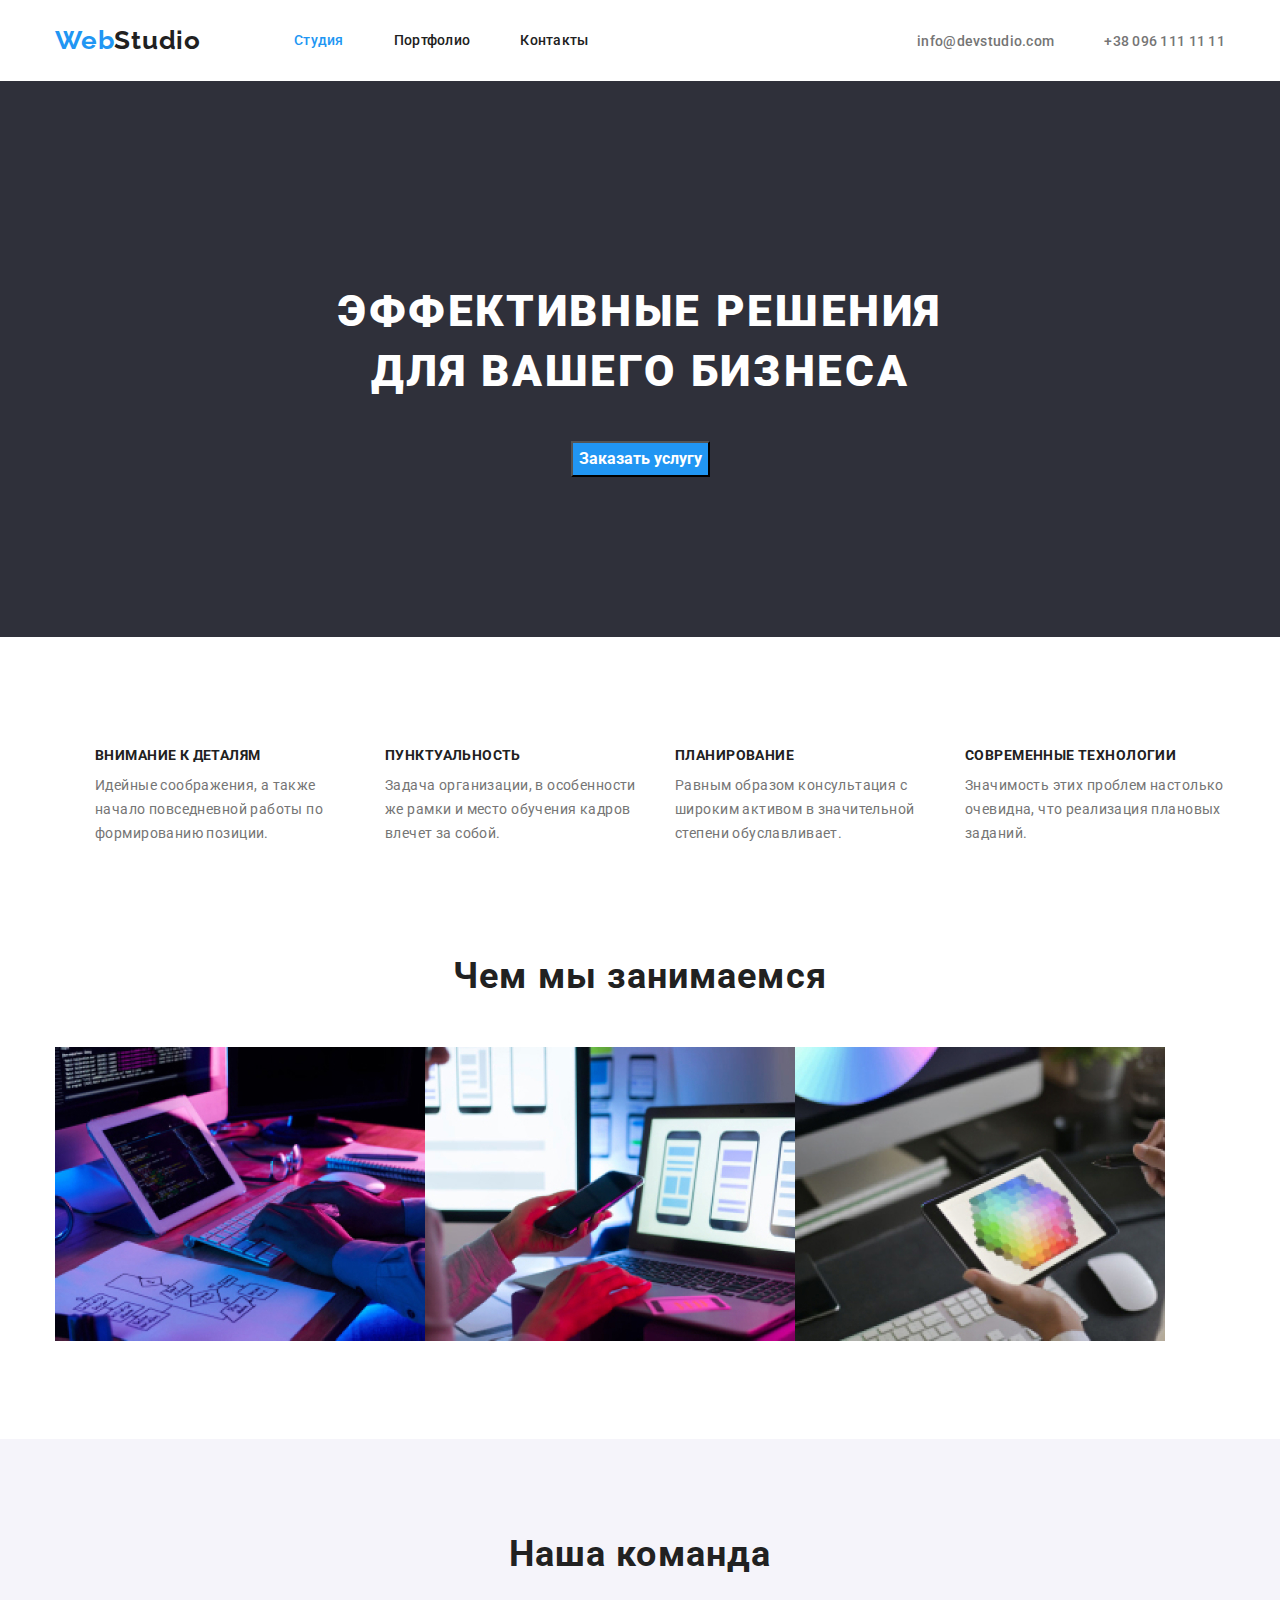
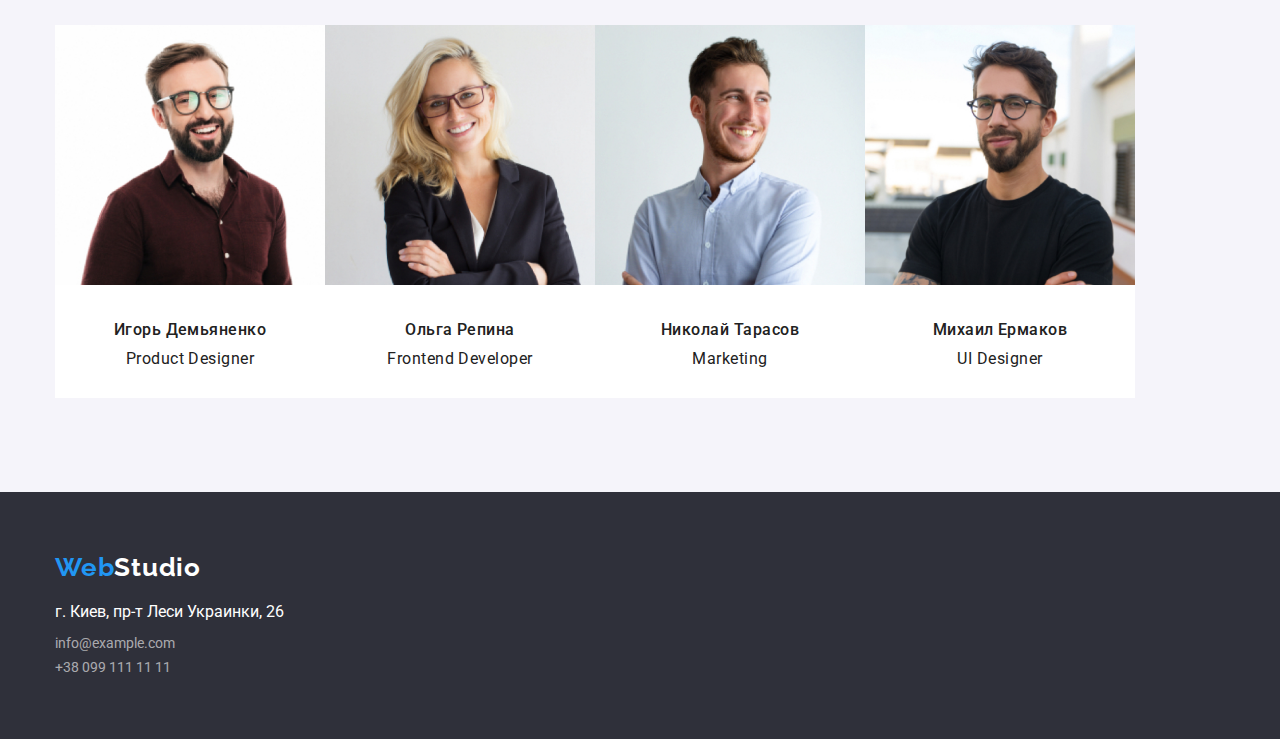
<file: index.html>
<!DOCTYPE html>
<html lang="ru">
  <head>
    <meta charset="UTF-8" />
    <meta name="viewport" content="width=device-width, initial-scale=1.0" />
    <title>WebStudio</title>
    <link
      href="https://fonts.googleapis.com/css2?family=Raleway:wght@700&family=Roboto:wght@400;500;700&display=block"
      rel="stylesheet"
    />
    <link rel="stylesheet" href="./css/normalize.css" />
    <link rel="stylesheet" href="./css/styles.css" />
  </head>
  <body>
    <!--ГЛАВНОЕ МЕНЮ-->
    <header class="page-header">
      <div class="conteiner flexbox">
        <nav class="navigation">
          <a href="" class="logotype"
            >Web<span class="partlogotype">Studio</span>
          </a>
          <ul class="list site-nav">
            <li class="menu-item">
              <a href="" class="menu-link current">Студия</a>
            </li>
            <li class="menu-item">
              <a href="portfolio.html" class="menu-link">Портфолио</a>
            </li>
            <li class="menu-item"><a href="" class="menu-link">Контакты</a></li>
          </ul>
        </nav>
        <a class="email" href="mailto:info@devstudio.com">info@devstudio.com</a>

        <a class="tel" href="tel:+380961111111">+38 096 111 11 11</a>
      </div>
    </header>

    <!--КОНТЕНТ САЙТА-->
    <main>
      <!--Секцыя с картинкой на всю страницу-->
      <section class="hero">
        <div class="conteiner">
          <h1 class="hero-text">
            Эффективные решения <br />
            для вашего бизнеса
          </h1>
          <button class="main-button btn">Заказать услугу</button>
        </div>
      </section>

      <!--Секцыя с текстом об компании-->
      <section class="section information">
        <div class="conteiner">
          <ul class="about-work flexbox">
            <li class="section-list">
              <h3 class="section-list-title">Внимание к деталям</h3>
              <p class="section-list-inf">
                Идейные соображения, а также начало повседневной работы по
                формированию позиции.
              </p>
            </li>
            <li class="section-list">
              <h3 class="section-list-title">Пунктуальность</h3>
              <p class="section-list-inf">
                Задача организации, в особенности же рамки и место обучения
                кадров влечет за собой.
              </p>
            </li>
            <li class="section-list">
              <h3 class="section-list-title">Планирование</h3>
              <p class="section-list-inf">
                Равным образом консультация с широким активом в значительной
                степени обуславливает.
              </p>
            </li>
            <li class="section-list">
              <h3 class="section-list-title">Современные технологии</h3>
              <p class="section-list-inf">
                Значимость этих проблем настолько очевидна, что реализация
                плановых заданий.
              </p>
            </li>
          </ul>
        </div>
      </section>

      <!--Секцыя с тремя картинками-->
      <section class="section example">
        <div class="conteiner">
          <h2 class="section-work">Чем мы занимаемся</h2>
          <ul class="section-work-list flexbox">
            <li class="section-work-img">
              <img
                src="./images/img1.jpg"
                alt="фото"
                width="370"
                height="294"
              />
            </li>
            <li class="section-work-img">
              <img
                src="./images/img2.jpg"
                alt="фото"
                width="370"
                height="294"
              />
            </li>
            <li class="section-work-img last-img">
              <img
                src="./images/img3.jpg"
                alt="фото"
                width="370"
                height="294"
              />
            </li>
          </ul>
        </div>
      </section>

      <!--Секцыя, где можна увидеть членов команды, их фото, имена-->
      <section class="section team">
        <div class="conteiner worker">
          <h2 class="staff">Наша команда</h2>
          <ul class="staff-list">
            <li class="list block-staff">
              <div class="box">
                <img
                  src="./images/foto1.jpg"
                  alt="Игорь Демьяненко"
                  width="270"
                  height="260"
                />
                <h3 class="staff-name">Игорь Демьяненко</h3>
                <p class="staff-position">Product Designer</p>
              </div>
            </li>
            <li class="list block-staff">
              <div class="box">
                <img
                  src="./images/foto2.jpg"
                  alt="Ольга Репина"
                  width="270"
                  height="260"
                />
                <h3 class="staff-name">Ольга Репина</h3>
                <p class="staff-position">Frontend Developer</p>
              </div>
            </li>
            <li class="list block-staff">
              <div class="box">
                <img
                  src="./images/foto3.jpg"
                  alt="Николай Тарасов"
                  width="270"
                  height="260"
                />
                <h3 class="staff-name">Николай Тарасов</h3>
                <p class="staff-position">Marketing</p>
              </div>
            </li>
            <li class="list block-staff">
              <div class="box">
                <img
                  src="./images/foto4.jpg"
                  alt="Михаил Ермаков"
                  width="270"
                  height="260"
                />
                <h3 class="staff-name">Михаил Ермаков</h3>
                <p class="staff-position">UI Designer</p>
              </div>
            </li>
          </ul>
        </div>
      </section>
    </main>

    <!--ПОДВАЛ-->
    <footer>
      <div class="conteiner footer">
        <a href="" class="logotype"
          >Web<span class="partlogotype-footer">Studio</span>
        </a>
        <p class="adress">г. Киев, пр-т Леси Украинки, 26</p>
        <!--Связь с разработчиками сайта-->
        <div class="footer-contacts">
          <a class="footer-email" href="mailto:info@example.com"
            >info@example.com</a
          >
          <br />
          <a class="footer-tel" href="tel:+380991111111">+38 099 111 11 11</a>
        </div>
      </div>
    </footer>
  </body>
</html>
</file>
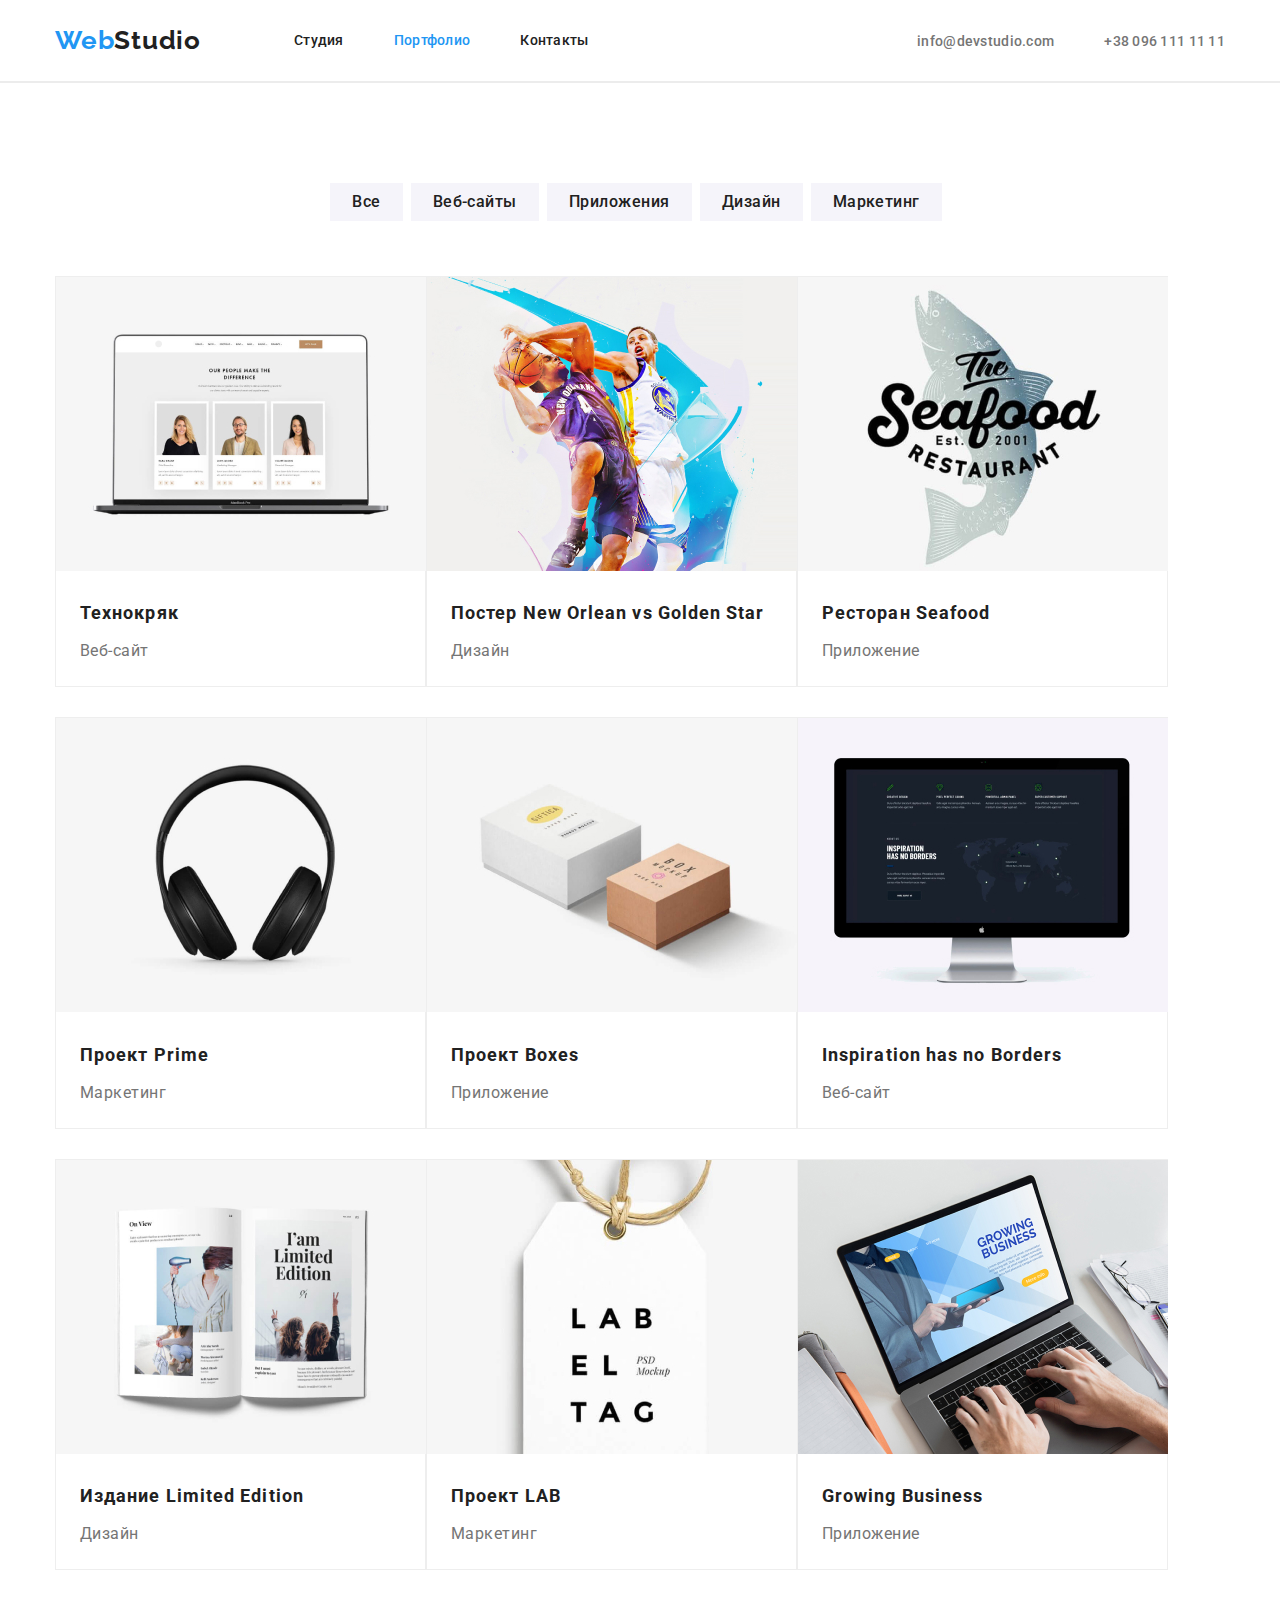
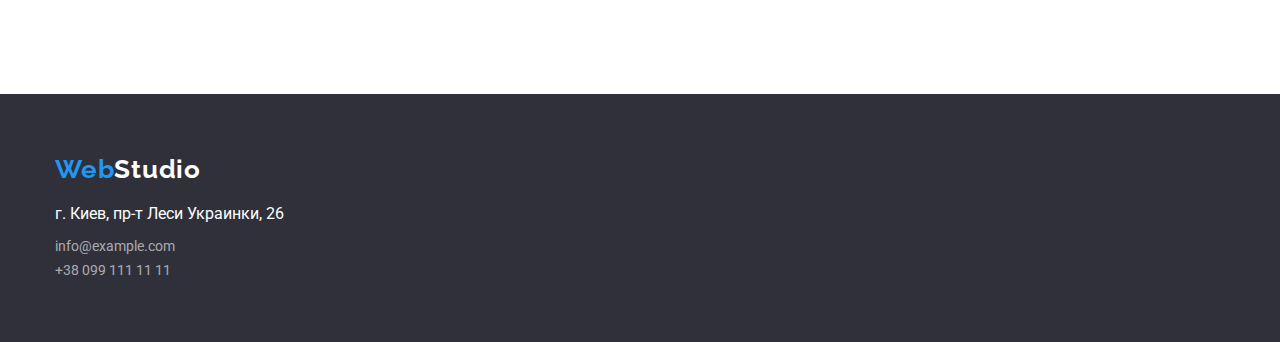
<file: portfolio.html>
<!DOCTYPE html>
<html lang="ru">
  <head>
    <meta charset="UTF-8" />
    <meta name="viewport" content="width=device-width, initial-scale=1.0" />
    <title>WebStudio</title>
    <link
      href="https://fonts.googleapis.com/css2?family=Raleway:wght@700&family=Roboto:wght@400;500;700&display=block"
      rel="stylesheet"
    />
    <link rel="stylesheet" href="./css/normalize.css" />
    <link rel="stylesheet" href="./css/styles.css" />
  </head>
  <body class="page">
    <!--ГЛАВНОЕ МЕНЮ-->
    <header class="page-header">
      <div class="conteiner flexbox">
        <nav class="navigation">
          <a href="" class="logotype"
            >Web<span class="partlogotype">Studio</span></a
          >
          <ul class="list site-nav">
            <li class="menu-item">
              <a href="index.html" class="menu-link">Студия</a>
            </li>
            <li class="menu-item">
              <a href="" class="menu-link current">Портфолио</a>
            </li>
            <li class="menu-item"><a href="" class="menu-link">Контакты</a></li>
          </ul>
        </nav>
        <a class="email" href="mailto:info@devstudio.com">info@devstudio.com</a>

        <a class="tel" href="tel:+380961111111">+38 096 111 11 11</a>
      </div>
    </header>
    <div class="line"></div>
    <!--КОНТЕНТ САЙТА-->
    <main>
      <div class="conteiner">
        <ul class="button-list">
          <li>
            <button type="button" class="button choice">Все</button>
          </li>
          <li>
            <button type="button" class="button choice">Веб-сайты</button>
          </li>
          <li>
            <button type="button" class="button choice">Приложения</button>
          </li>
          <li>
            <button type="button" class="button choice">Дизайн</button>
          </li>
          <li>
            <button type="button" class="button choice">Маркетинг</button>
          </li>
        </ul>
      </div>

      <section class="section work-gallery">
        <div class="conteiner">
          <ul class="gallery">
            <li class="gallery-list">
              <div class="border">
                <img
                  src="./images/portfolio1-tehno.jpg"
                  alt="веб-сайт технокряк"
                />
                <h3 class="gallery-name">Технокряк</h3>
                <p class="gallery-title">Веб-сайт</p>
              </div>
            </li>
            <li class="gallery-list">
              <div class="border">
                <img
                  src="./images/portfolio2-poster.jpg"
                  alt="Дизайн постера New Orlean vs Golden Star"
                />
                <h3 class="gallery-name">Постер New Orlean vs Golden Star</h3>
                <p class="gallery-title">Дизайн</p>
              </div>
            </li>
            <li class="gallery-list">
              <div class="border">
                <img
                  src="./images/portfolio3-seafood.jpg"
                  alt="Приложение ресторана Seafood"
                />
                <h3 class="gallery-name">Ресторан Seafood</h3>
                <p class="gallery-title">Приложение</p>
              </div>
            </li>
            <li class="gallery-list">
              <div class="border">
                <img src="./images/portfolio4-prime.jpg" alt="Проект Prime" />
                <h3 class="gallery-name">Проект Prime</h3>
                <p class="gallery-title">Маркетинг</p>
              </div>
            </li>
            <li class="gallery-list">
              <div class="border">
                <img src="./images/portfolio5-boxes.jpg" alt="Проект Boxes" />
                <h3 class="gallery-name">Проект Boxes</h3>
                <p class="gallery-title">Приложение</p>
              </div>
            </li>
            <li class="gallery-list">
              <div class="border">
                <img
                  src="./images/portfolio6-insp.jpg"
                  alt="Inspiration has no Borders"
                />
                <h3 class="gallery-name">Inspiration has no Borders</h3>
                <p class="gallery-title">Веб-сайт</p>
              </div>
            </li>
            <li class="gallery-list">
              <div class="border">
                <img
                  src="./images/portfolio7-edition.jpg"
                  alt="Издание Limited Edition"
                />

                <h3 class="gallery-name">Издание Limited Edition</h3>
                <p class="gallery-title">Дизайн</p>
              </div>
            </li>
            <li class="gallery-list">
              <div class="border">
                <img src="./images/portfolio8-lab.jpg" alt="Проект LAB" />

                <h3 class="gallery-name">Проект LAB</h3>
                <p class="gallery-title">Маркетинг</p>
              </div>
            </li>
            <li class="gallery-list">
              <div class="border">
                <img
                  src="./images/portfolio9-business.jpg"
                  alt="Growing Business"
                />
                <h3 class="gallery-name">Growing Business</h3>
                <p class="gallery-title">Приложение</p>
              </div>
            </li>
          </ul>
        </div>
      </section>
    </main>

    <!--ПОДВАЛ-->
    <footer>
      <div class="conteiner footer">
        <a href="" class="logotype"
          >Web<span class="partlogotype-footer">Studio</span>
        </a>
        <p class="adress">г. Киев, пр-т Леси Украинки, 26</p>
        <!--Связь с разработчиками сайта-->
        <div class="footer-contacts">
          <a class="footer-email" href="mailto:info@example.com"
            >info@example.com</a
          >
          <br />
          <a class="footer-tel" href="tel:+380991111111">+38 099 111 11 11</a>
        </div>
      </div>
    </footer>
  </body>
</html>
</file>
<file: css/styles.css>
:root {
  --primary-text-color: #757575;
  --title-text-color: #212121;
  --accent-color: #2196f3;
  --button-color: #ffffff;
  --background-button: #f5f4fa;
  --accent-white-color: rgba(255, 255, 255, 0.6);
}

body {
  font-family: Roboto, sans-serif;
}

ul {
  list-style: none;
}

.conteiner {
  width: 1200px;
  padding-left: 15px;
  padding-right: 15px;
  margin-right: auto;
  margin-left: auto;
}

.flexbox {
  display: flex;
}

.gallery > img {
  width: 370px;
  height: 294px;
}

/*site nav*/
.navigation {
  display: flex;
  align-items: center;
  margin-right: auto;
}

.logotype {
  margin-right: 93px;
  color: var(--accent-color);
  font-family: Raleway, sans-serif;
  font-style: normal;
  font-weight: bold;
  font-size: 26px;
  line-height: 31px;
  letter-spacing: 0.03em;
  text-decoration: none;
}

.partlogotype {
  color: var(--title-text-color);
}

.site-nav {
  display: flex;
}

.menu-item:not(:last-child) {
  margin-right: 50px;
}

.list {
  list-style: none;
  margin: 0;
  padding: 0;
}

.menu-link {
  color: var(--title-text-color);
  font-style: normal;
  font-weight: 500;
  font-size: 14px;
  line-height: 16px;
  letter-spacing: 0.02em;
  text-decoration: none;
}

.site-nav .menu-link:hover,
.site-nav .menu-link:focus {
  color: var(--accent-color);
}

.page-header {
  text-decoration: none;
  padding-top: 25px;
  padding-bottom: 25px;
}

.page-header .flexbox {
  align-items: center;
  justify-content: flex-end;
}

.site-nav .menu-link.current {
  color: var(--accent-color);
}

.page-header .email {
  margin-right: 50px;
}

.email,
.tel {
  color: var(--primary-text-color);
  font-style: normal;
  font-weight: 500;
  font-size: 14px;
  line-height: 16px;
  letter-spacing: 0.02em;
  text-decoration: none;
}

.email:hover,
.email:focus,
.tel:hover,
.tel:focus {
  color: var(--accent-color);
}

/*Section main page*/

.section {
  color: var(--title-text-color);
}

.information,
.team {
  padding-top: 94px;
  padding-bottom: 94px;
}

.example {
  padding-bottom: 94px;
}

.hero {
  background-color: #2f303a;
  padding-top: 200px;
  padding-bottom: 160px;
}
.hero-text {
  color: var(--button-color);
  font-style: normal;
  font-weight: 900;
  font-size: 44px;
  line-height: 60px;
  letter-spacing: 0.06em;
  text-transform: uppercase;
  text-align: center;
  margin: 0;
}

.main-button {
  background: var(--accent-color);
  font-style: normal;
  font-weight: bold;
  font-size: 16px;
  line-height: 30px;
  color: var(--button-color);
  margin-top: 40px;
}

.hero {
  display: flex;
  align-items: center;
  text-align: center;
}

.section-list-inf,
.section-staff-position {
  color: var(--primary-text-color);
}

.section-list {
  width: 270px;
}

.about-work .section-list:not(:last-child) {
  margin-right: 30px;
}

.section-list-title {
  font-weight: bold;
  font-size: 14px;
  line-height: 16px;
  letter-spacing: 0.03em;
  text-transform: uppercase;
  margin: 0;
}
.section-list-inf {
  font-weight: normal;
  font-size: 14px;
  line-height: 24px;
  letter-spacing: 0.03em;
  margin-top: 10px;
  margin-bottom: 0;
}

.section-work-list,
.staff-list {
  margin-top: 50px;
  margin-bottom: 0;
  padding-left: 0;
  padding-right: 0;
}
.section-work-img {
  width: calc((100%-30px * 2) / 3);
}

.team {
  background: #f5f4fa;
}

.box {
  width: 270px;
  background: #ffffff;
}

.staff,
.section-work {
  font-family: Roboto;
  font-style: normal;
  font-weight: bold;
  font-size: 36px;
  line-height: 42px;
  text-align: center;
  letter-spacing: 0.03em;
  margin: 0;
}

.staff-name {
  font-weight: 500;
  font-size: 16px;
  line-height: 19px;
  text-align: center;
  letter-spacing: 0.03em;
  margin: 0;
  padding-top: 30px;
}

.staff-position {
  font-weight: normal;
  font-size: 16px;
  line-height: 19px;
  text-align: center;
  letter-spacing: 0.03em;
  padding-bottom: 30px;
  padding-top: 10px;
  margin: 0;
}

.staff-list {
  display: flex;
  flex-wrap: wrap;
}

.block-staff {
  width: calc((100%-30px * 3) / 4);
}

.conteiner .staff,
.conteiner .section-work {
  display: flex;
  justify-content: center;
}

.sectin h2 {
  font-style: normal;
  font-weight: bold;
  font-size: 36px;
  line-height: 42px;
  letter-spacing: 0.03em;
}

/*portfolio page*/

.conteiner .button-list {
  padding-top: 100px;
  padding-bottom: 55px;
  padding-left: 0;
  margin: 0;
}

.line {
  border: 1px solid #ececec;
}

.button-list {
  display: flex;
  justify-content: center;
}

.button {
  background-color: var(--background-button);
  color: var(--title-text-color);
  font-family: Roboto;
  font-style: normal;
  font-weight: 500;
  font-size: 16px;
  line-height: 26px;
  text-align: center;
  letter-spacing: 0.03em;
  padding: 6px 22px;
  border: oldlace;
  margin-right: 8px;
}

.button:hover,
.button:focus {
  background-color: var(--accent-color);
  color: var(--button-color);
}

.gallery {
  display: flex;
  flex-wrap: wrap;
  margin: 0;
  padding-left: 0;
}

.gallery-list {
  width: calc((100%-60px * 2) / 3);
  margin-bottom: 30px;
}
.border {
  width: 371px;
  border: 1px solid #eeeeee;
}

.gallery-name {
  font-style: normal;
  font-weight: bold;
  font-size: 18px;
  line-height: 36px;
  letter-spacing: 0.06em;
  margin: 0;
  padding: 20px 24px 5px 24px;
}
.gallery-title {
  color: var(--primary-text-color);
  font-style: normal;
  font-weight: normal;
  font-size: 16px;
  line-height: 30px;
  letter-spacing: 0.03em;
  margin: 0;
  padding: 0px 24px 20px 24px;
}

.work-gallery {
  padding-bottom: 94px;
}

/*footer*/

footer {
  background-color: #2f303a;
}

.footer {
  padding-top: 60px;
  padding-bottom: 60px;
}

footer .partlogotype-footer {
  color: var(--button-color);
}

.adress {
  margin-top: 20px;
  margin-bottom: 10px;
  color: var(--button-color);
}

div .footer-email,
div .footer-tel {
  color: var(--accent-white-color);
  font-style: normal;
  font-weight: normal;
  font-size: 14px;
  line-height: 24px;
  text-decoration: none;
}
</file>
